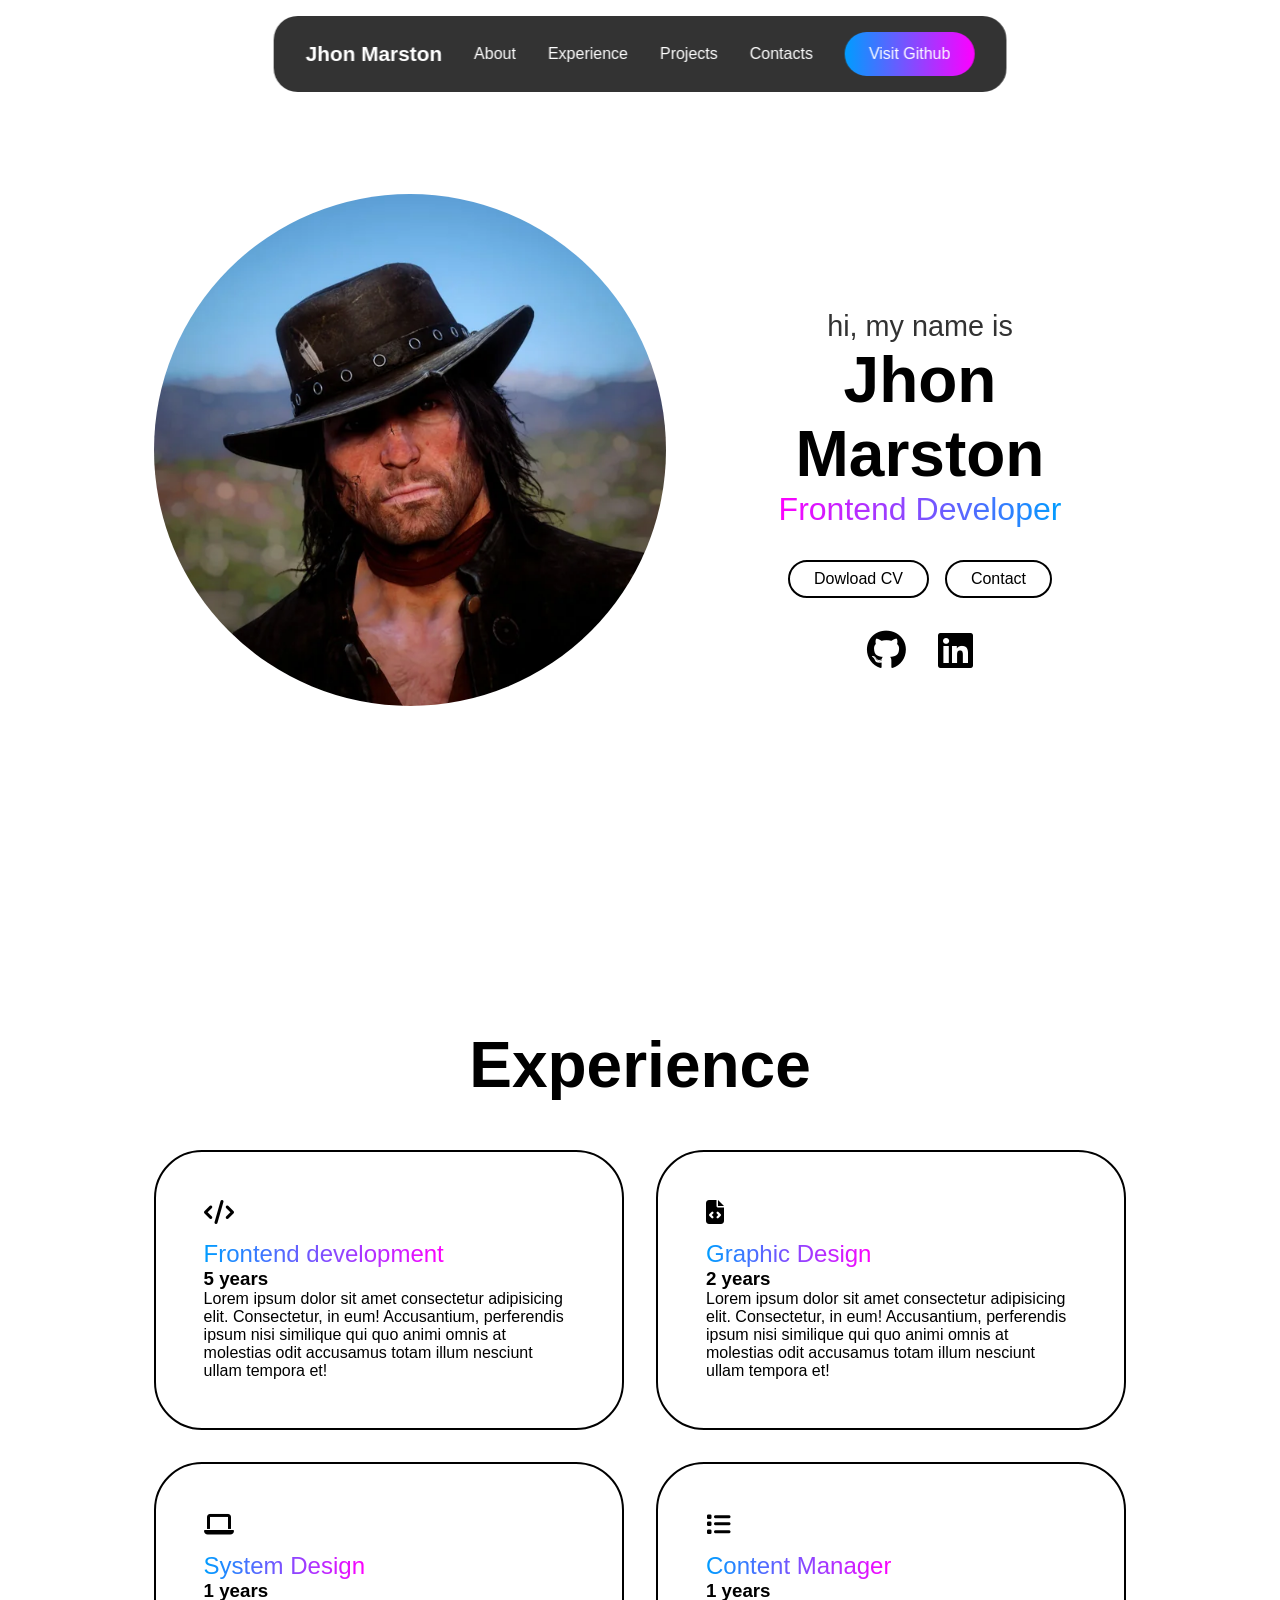
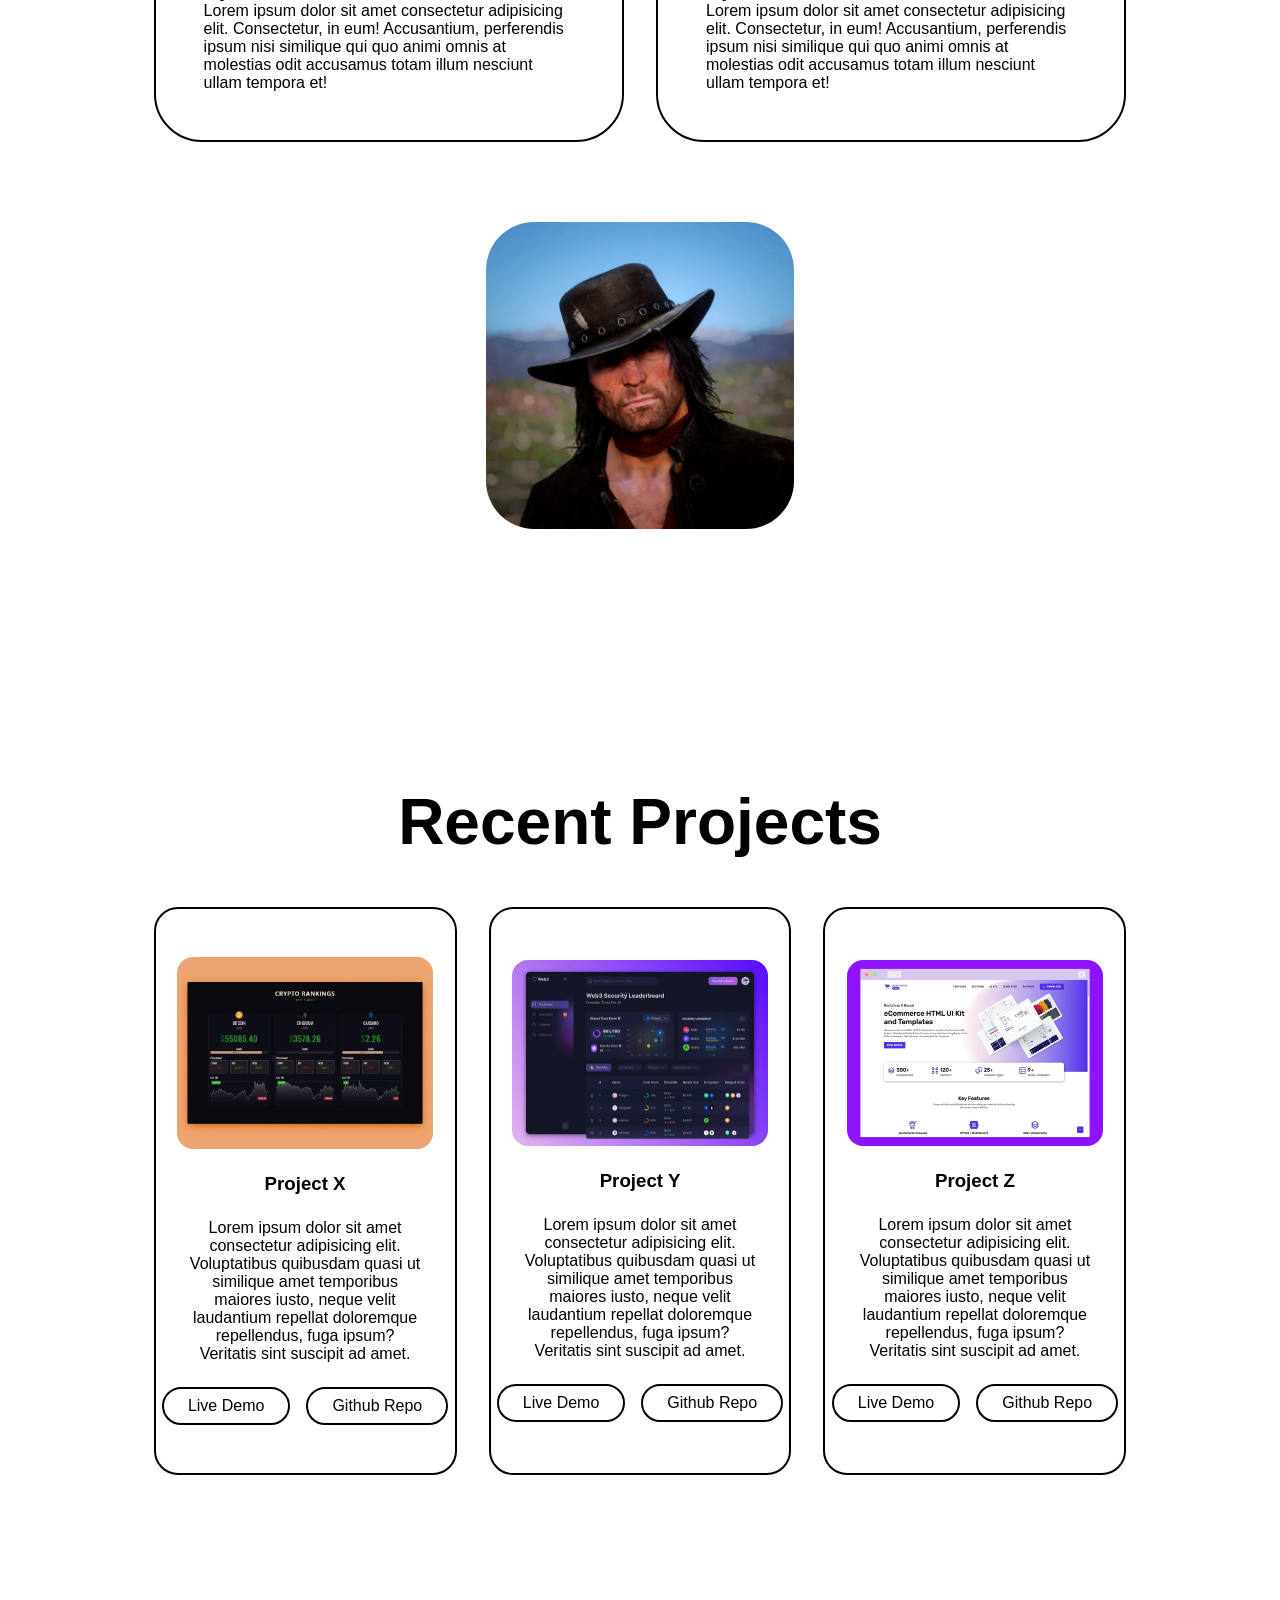
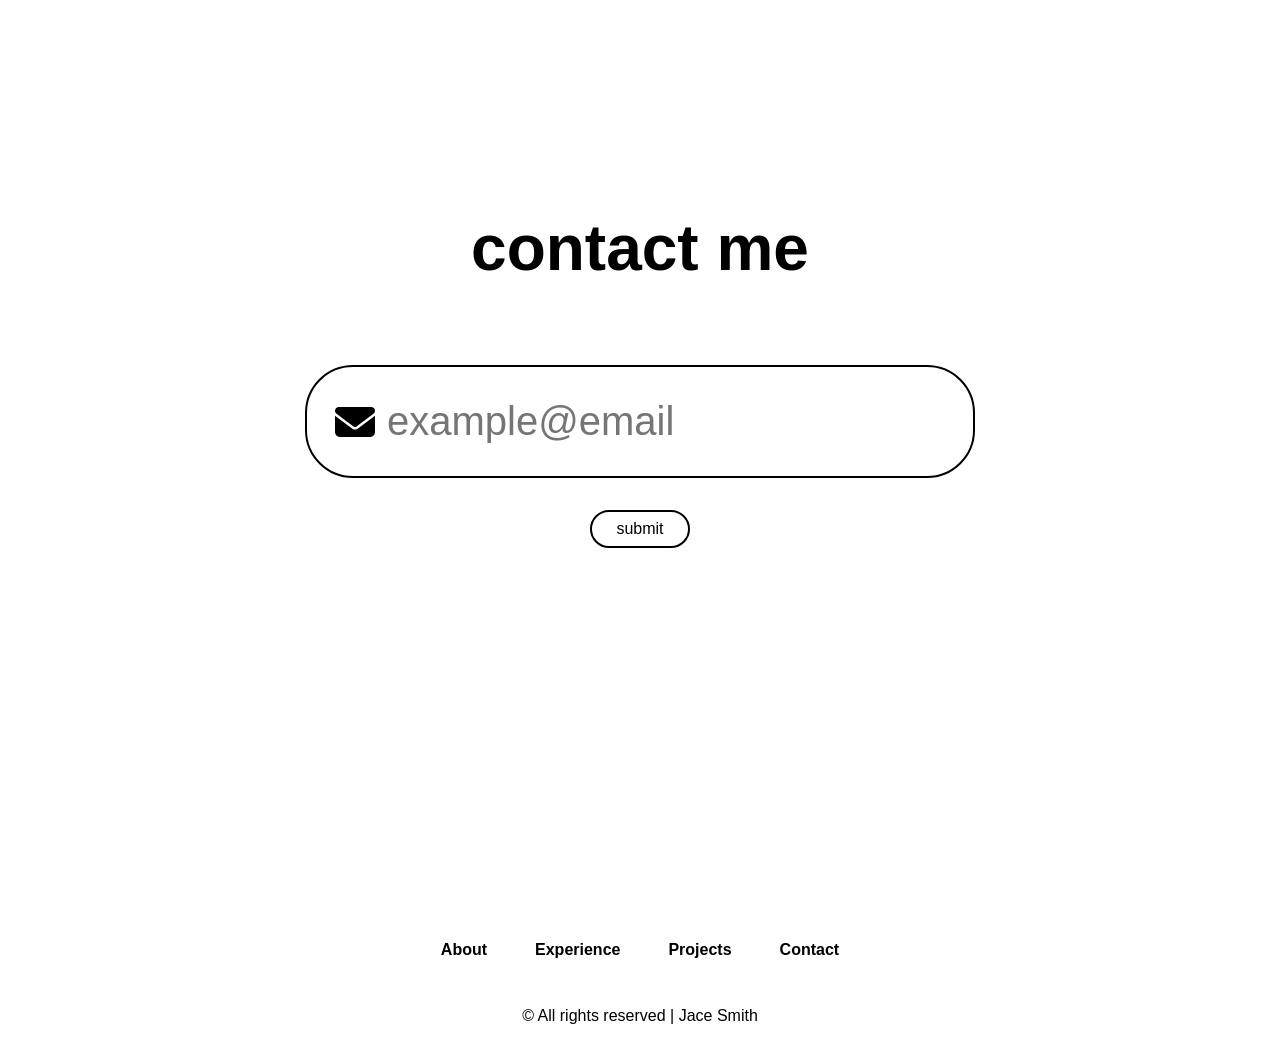
<file: Jhon marston/index.html>
<!DOCTYPE html>
<html lang="en">
<head>
    <meta charset="UTF-8">
    <meta name="viewport" content="width=device-width, initial-scale=1.0">
    <title>My portfolio website</title>
    <link rel="stylesheet" href="style.css">
    <link rel="stylesheet" href="https://cdnjs.cloudflare.com/ajax/libs/font-awesome/6.5.0/css/all.min.css">
</head>
<body>
    
    <header class="header">
        <a href="#" class="logo"> <span>Jhon Marston</span></a>
        <ul class="nav-links">
            <li>
                <a href="#about">About</a>
            </li>

            <li>
                <a href="#experience">Experience</a>
            </li>

            <li>
                <a href="#projects">Projects</a>
            </li>

            <li>
                <a href="#contacts">Contacts</a>

            </li>
        </ul>

        <i class="fa-solid fa-bars" id="menu-icon"></i>
        
        <button class="visit-btn">Visit Github</button>
    </header>

    <section id="about" class="about">
        <div class="about-container">
            <img src="image.png" alt="">

            <div class="info-box">
                <div class="text">
                    <h3>hi, my name is</h3>
                    <h1>Jhon Marston</h1>
                    <span>Frontend Developer</span>
                </div>

                <div class="btn-group">
                    <div class="btn">Dowload CV</div>
                    <div class="btn">Contact</div>
                </div>

                <div class="socials">
                    <i class="fa-brands fa-github"></i>
                    <i class="fa-brands fa-linkedin"></i>
                </div>
            </div>
        </div>

    </section>

    <section id="experience" class="experience">
        <h2 class="section-title">Experience</h2>

        <div class="experience-info">

            <div class="grid">
                <div class="grid-card">
                    <i class="fa-solid fa-code"></i>
                    <span>Frontend development</span>
                    <h3>5 years</h3>
                    <p>Lorem ipsum dolor sit amet consectetur adipisicing elit. Consectetur, in eum! Accusantium, perferendis ipsum nisi similique qui quo animi omnis at molestias odit accusamus totam illum nesciunt ullam tempora et!</p>
                </div>
                <div class="grid-card">
                    <i class="fa-solid fa-file-code"></i>
                    <span>Graphic Design</span>
                    <h3>2 years</h3>
                    <p>Lorem ipsum dolor sit amet consectetur adipisicing elit. Consectetur, in eum! Accusantium, perferendis ipsum nisi similique qui quo animi omnis at molestias odit accusamus totam illum nesciunt ullam tempora et!</p>
                </div>
                <div class="grid-card">
                    <i class="fa-solid fa-laptop"></i>
                    <span>System Design</span>
                    <h3>1 years</h3>
                    <p>Lorem ipsum dolor sit amet consectetur adipisicing elit. Consectetur, in eum! Accusantium, perferendis ipsum nisi similique qui quo animi omnis at molestias odit accusamus totam illum nesciunt ullam tempora et!</p>
                </div>
                <div class="grid-card">
                    <i class="fa-solid fa-list"></i>
                    <span>Content Manager</span>
                    <h3>1 years</h3>
                    <p>Lorem ipsum dolor sit amet consectetur adipisicing elit. Consectetur, in eum! Accusantium, perferendis ipsum nisi similique qui quo animi omnis at molestias odit accusamus totam illum nesciunt ullam tempora et!</p>
                </div>
            </div>

            <img src="image.png" alt="">
        </div>
    </section>

    <section id="projects" class="projects">
        <h2 class="section-title">Recent Projects</h2>
        
        <div class="projects-grid">
            <div class="project-card">
                <img src="project-01.png" alt="">
                <h3>Project X</h3>
                <p>Lorem ipsum dolor sit amet consectetur adipisicing elit. Voluptatibus quibusdam quasi ut similique amet temporibus maiores iusto, neque velit laudantium repellat doloremque repellendus, fuga ipsum? Veritatis sint suscipit ad amet.</p>
                <div class="btn-group">
                    <div class="btn">Live Demo</div>
                    <div class="btn">Github Repo</div>
                </div>
            </div>
            <div class="project-card">
                <img src="project-02.png" alt="">
                <h3>Project Y</h3>
                <p>Lorem ipsum dolor sit amet consectetur adipisicing elit. Voluptatibus quibusdam quasi ut similique amet temporibus maiores iusto, neque velit laudantium repellat doloremque repellendus, fuga ipsum? Veritatis sint suscipit ad amet.</p>
                <div class="btn-group">
                    <div class="btn">Live Demo</div>
                    <div class="btn">Github Repo</div>
                </div>
            </div>
            <div class="project-card">
                <img src="project-03.png" alt="">
                <h3>Project Z</h3>
                <p>Lorem ipsum dolor sit amet consectetur adipisicing elit. Voluptatibus quibusdam quasi ut similique amet temporibus maiores iusto, neque velit laudantium repellat doloremque repellendus, fuga ipsum? Veritatis sint suscipit ad amet.</p>
                <div class="btn-group">
                    <div class="btn">Live Demo</div>
                    <div class="btn">Github Repo</div>
                </div>
            </div>
        </div>
    </section>

    <section id="contacts" class="contacts">
        <div class="info-box">
            <h2 class="section-title">contact me</h2>

            <div class="input">
                <input type="text" placeholder="example@email">
                <i class="fa-solid fa-envelope"></i>
            </div>
            <div class="btn">submit</div>
        </div>
    </section>

    <footer>
        <ul>
            <li>
                <a href="#about">About</a>
            </li>
            <li>
                <a href="#experience">Experience</a>
            </li>
            <li>
                <a href="#projects">Projects</a>
            </li>
            <li>
                <a href="#contact">Contact</a>
            </li>
        </ul>

        <p class="copyright">&copy; All rights reserved | Jace Smith</p>
    </footer>
    <script src="script.js"></script>
</body>
</html>
</file>
<file: Jhon marston/style.css>
* {
    margin: 0;
    padding: 0;
    box-sizing: border-box;
    font-family:Arial, Helvetica, sans-serif;
    text-decoration: none;
    scroll-behavior: smooth;
    list-style: none;
}

header {
    position: fixed;
    top: 1rem;
    left: 50%;
    transform: translateX(-50%);
    display: flex;
    align-items: center;
    justify-content: center;
    gap: 5rem;
    background-color: rgba(0, 0, 0, 0.8);
    backdrop-filter: blur(8px);
    -webkit-backdrop-filter: blur(8px);
    color: white;
    padding: 0.5rem 1.5rem;
    border-radius: 1.5rem;
    z-index: 1000;
}
.logo {
    color: white;
    font-size: 1.3rem;
    font-weight: 600;
    text-wrap: nowrap;
    transition: 0.3s ease-in-out;
}
.logo:hover {
    transform: scale(1.1);
}
.nav-links {
    display: flex;
    gap: 2rem;

}

li a{
    position: relative;
    color: white;
    font-weight: 300;
}

li a::before{
    position: absolute;
    content: '';
    width: 0;
    left: 0;
    height: 5px;
    top: 25px;
    border-radius: 1rem;
    transition: 0.3s ease-in-out;
    background: linear-gradient(to right, rgb(0,157,255),rgb(255,0,255));
}
li a:hover::before {
    width:  100%;
}

.visit-btn{
    padding: 0.8rem 1.5rem;
    border-radius: 3rem;
    border: none;
    font-weight: 500;
    font-size: 1rem;
    color: white;
    cursor: pointer;
    text-wrap: nowrap;
    transition: 0.3 ease-in-out;
    background: linear-gradient(to right, rgb(0,157,255),rgb(255,0,255));
}

.visit-btn:hover {
    background: linear-gradient(to right, rgb(255, 0, 255),rgb(0,157,255));
    transform: scale(1.03);

} 

#menu-icon{
    font-size: 2rem;
    display: none;
}

section{
    min-height: 100vh;
    padding: 8rem 12%;
    width: 100%;
    position: relative;
}
.about{
    display: flex;
    align-items: center;
    justify-content: center;
}
.about .about-container{
    display: flex;
    align-items: center;
    justify-content: center;
    gap: 5rem;
}
.about img{
    width: 30vw;
    border-radius: 50%;
}

.info-box{
    display: flex;
    flex-direction: column;
    text-align: center;
    align-items: center;
    justify-content: center;
    gap: 1.5rem;
}

.info-box h3{
    font-size: 1.8rem;
    font-weight: 500;
    opacity: 0.8;
}
.info-box h1{
    font-size: 4rem;
    font-weight: 600;
}
.info-box span{
    background: linear-gradient(to right, rgb(255, 0, 255),rgb(0,157,255));
    background-clip: text;
    color: transparent;
    font-size: 2rem;
}

.btn-group{
    display: flex;
    gap: 1rem;
}
.btn{
    border-radius: 3rem;
    padding: 0.5rem 1.5rem;
    border: 2px solid black;
    cursor: pointer;
    font-weight: 500;
    text-wrap: nowrap;
    transition: 0.2s ease-in-out;
}
.btn:hover{
    background-color: black;
    color: white;
}
.socials{
    display: flex;
    gap: 2rem;
}
.socials i{
    font-size: 2.5rem;
    cursor: pointer;
    transition: 0.2s ease-in-out;
}
.socials i:hover{
    transform: scale(1.1);
}

.section-title{
    text-align: center;
    font-size: 4rem;
    font-weight: 600;
    margin-bottom: 3rem;
}
.experience-info{
    display: flex;
    align-items: center;
    justify-content: center;
    gap: 5rem;
}
.experience img{
    width: 24vw;
    border-radius: 3rem;
}
.grid{
    display: grid;
    grid-template-columns: repeat(2,1fr);
    gap: 2rem;
}
.grid-card{
    border: 2px solid black;
    border-radius: 3rem;
    padding: 3rem;
    display: flex;
    flex-direction: column;
    align-items: baseline;
    justify-content: left;
    cursor: pointer;
    transition: 0.2s ease-in-out;
}
.grid-card:hover{
    transform: scale(1.02);
    background-color: black;
    color: white;
}
.grid-card i{
    font-size: 1.5rem;
    margin-bottom: 1rem;
}
.grid-card span{
    font-size: 1.5rem;
    font-weight: 500;
    background: linear-gradient(to right, #009dff, #ff00ff);
    background-clip: text;
    color: transparent;
}


::-webkit-scrollbar {
    width: 20px;
}
::-webkit-scrollbar-track {
    background-color: rgb(219, 219, 219);
}
::-webkit-scrollbar-thumb{
    background: linear-gradient(to bottom, #009dff, #ff00ff);
}

.projects-grid{
    display: grid;
    grid-template-columns: repeat(auto-fit, minmax(300px,1fr));
    gap: 2rem;
}
.project-card{
    padding: 3rem 2rem;
    display: flex;
    flex-direction: column;
    align-items: center;
    justify-content: center;
    text-align: center;
    gap: 1.5rem;
    border: 2px solid black;
    border-radius: 1.5rem;
    cursor: pointer;
    transition: 0.3s ease-in-out;
}
.project-card img{
    width: 20vw;
    border-radius: 1rem;
}
.project-card:hover{
    background-color: black;
    color: white;
    transform: translateY(-10px)scale(1.02);
}
.project-card:hover .btn{
    border: 2px solid white;
    color: white;
}
.project-card:hover .btn:hover{
    border: 2px solid white;
    color: black;
    background-color: white;
}
.info-box{
    display: flex;
    flex-direction: column;
    align-items: center;
    justify-content: center;
    text-align: center;
    gap: 2rem;
    margin-top: 5rem;
}
.info-box input{
    position: relative;
    border-radius: 3rem;
    border: 2px solid black;
    padding: 2rem 8rem;
    font-size: 3rem;
}
.info-box input::placeholder{
    font-size: 3rem;
}
.input{
    position: relative;
}
.input i{
    position: absolute;
    font-size: 4rem;
    top: 50%;
    left: 10px;
    transform: translate(50%, -50%);
}

footer{
    bottom: 0;
    left: 0;
    height: 10rem;
    width: 100%;
    display: flex;
    flex-direction: column;
    gap: 1rem;
    align-items: center;
    justify-content: center;
}

footer ul{
    display: flex;
    align-items: center;
    gap: 3rem;
}
footer ul li a{
    color: black;
    font-weight: 600;
}
.copyright{
    font-size: 300;
    margin-top: 2rem;
}


@media(max-width:1280px) {
    header {
        padding: 1rem 2rem;
        gap: 2rem;
    }
    .about .about-container{
        gap: 3rem;
    }
    .about img{
        width: 40vw;
    }
    .experience-info{
        flex-direction: column;
    }
    .info-box input{
        padding: 2rem 5rem;
        font-size: 2.5rem;
    }
    .info-box input::placeholder{
        font-size: 2.5rem;
    }
    .info-box i{
        font-size: 2.5rem;
    }
}

@media(max-width:768px) {
    header{
        gap: 1rem;
        padding: 1rem 1rem;
    }
    header .logo{
        font-size: 1rem;
    }
    header .visit-btn{
        display: none;
    }
    .about-container {
        flex-direction: column;
    }
    .about img {
        width: 80vw;
    }
    .grid{
        grid-template-columns: repeat(1,1fr);
    }
    .experience-info img{
        width: 70vw;
    }
    .info-box input{
        padding: 1rem 2rem;
        font-size: 1.8rem;
    }
    .info-box input::placeholder{
        font-size: 1.5rem;
    }
    .info-box i{
        display: none;
    }
}

@media(max-width:600px) {
    header #menu-icon{
        display: block;
    }
    .nav-links{
        position:absolute;
        top: 100%;
        margin-top: 1rem;
        width: 100%;
        padding: 1rem;
        color: white;
        display: flex;
        flex-direction: column;
        text-align: center;
        background-color: rgba(0, 0, 0, 0.8);
        border-radius: 3rem;
        display: none;
    }
    .nav-links li{
        margin-top: 1.5rem;
        padding: 1rem;
    }
    .nav-links.active{
        display: block;
    }
    header{
        padding: 1rem 5rem;
        gap: 8rem;
    }
    header .logo {
        font-size: 1.5rem;
    }
    .about-container {
        flex-direction: column;
    }
    .about img{
        width: 80vw;
    }
    .info-box input{
        padding: 0.5rem 3rem;
        width: 80%;
        font-size: 1.5rem;
    }
    .info-box input::placeholder{
        font-size: 1.5rem;
    }

    .footer ul{
        gap: 1rem;
    }

}
</file>
